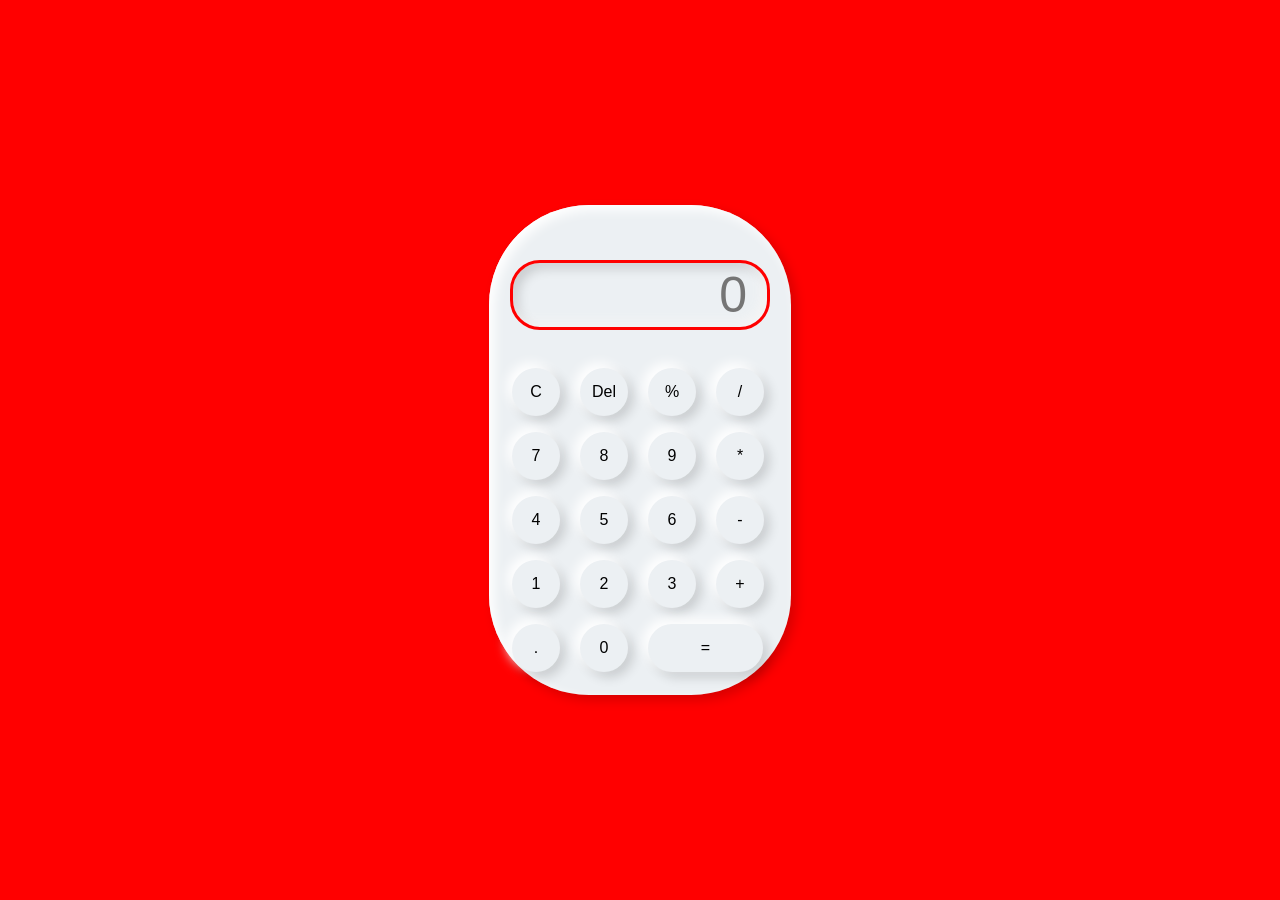
<file: OasisFrancis/Calculator/index.html>
<!DOCTYPE html>
<html lang="en">
<head>
    <meta charset="UTF-8">
    <meta name="viewport" content="width=device-width, initial-scale=1.0">
    <title>Calculator-Wizard</title>
    <link rel="stylesheet" href="./style.css">
    <link rel="icon" type="image/x-icon" href="./favicon_io/favicon.ico">
</head>
<body>
    <div class="container">
        <div class="calculator">
            <input type="text" placeholder="0" id="output-Screen">
            <button onclick="Clear()" >C</button>
            <button onclick="del()">Del</button>
            <button onclick="display('%')">%</button>
            <button onclick="display('/')">/</button>
            <button onclick="display('7')">7</button>
            <button onclick="display('8')">8</button>
            <button onclick="display('9')">9</button>
            <button onclick="display('*')">*</button>
            <button onclick="display('4')">4</button>
            <button onclick="display('5')">5</button>
            <button onclick="display('6')">6</button>
            <button onclick="display('-')">-</button>
            <button onclick="display('1')">1</button>
            <button onclick="display('2')">2</button>
            <button onclick="display('3')">3</button>
            <button onclick="display('+')">+</button>
            <button onclick="display('.')">.</button>
            <button onclick="display('0')">0</button>
            <button onclick="Calculate()" class="equal">=</button>
        </div>
    </div>
    <script src="./script.js"></script>
</body>
</html>
</file>
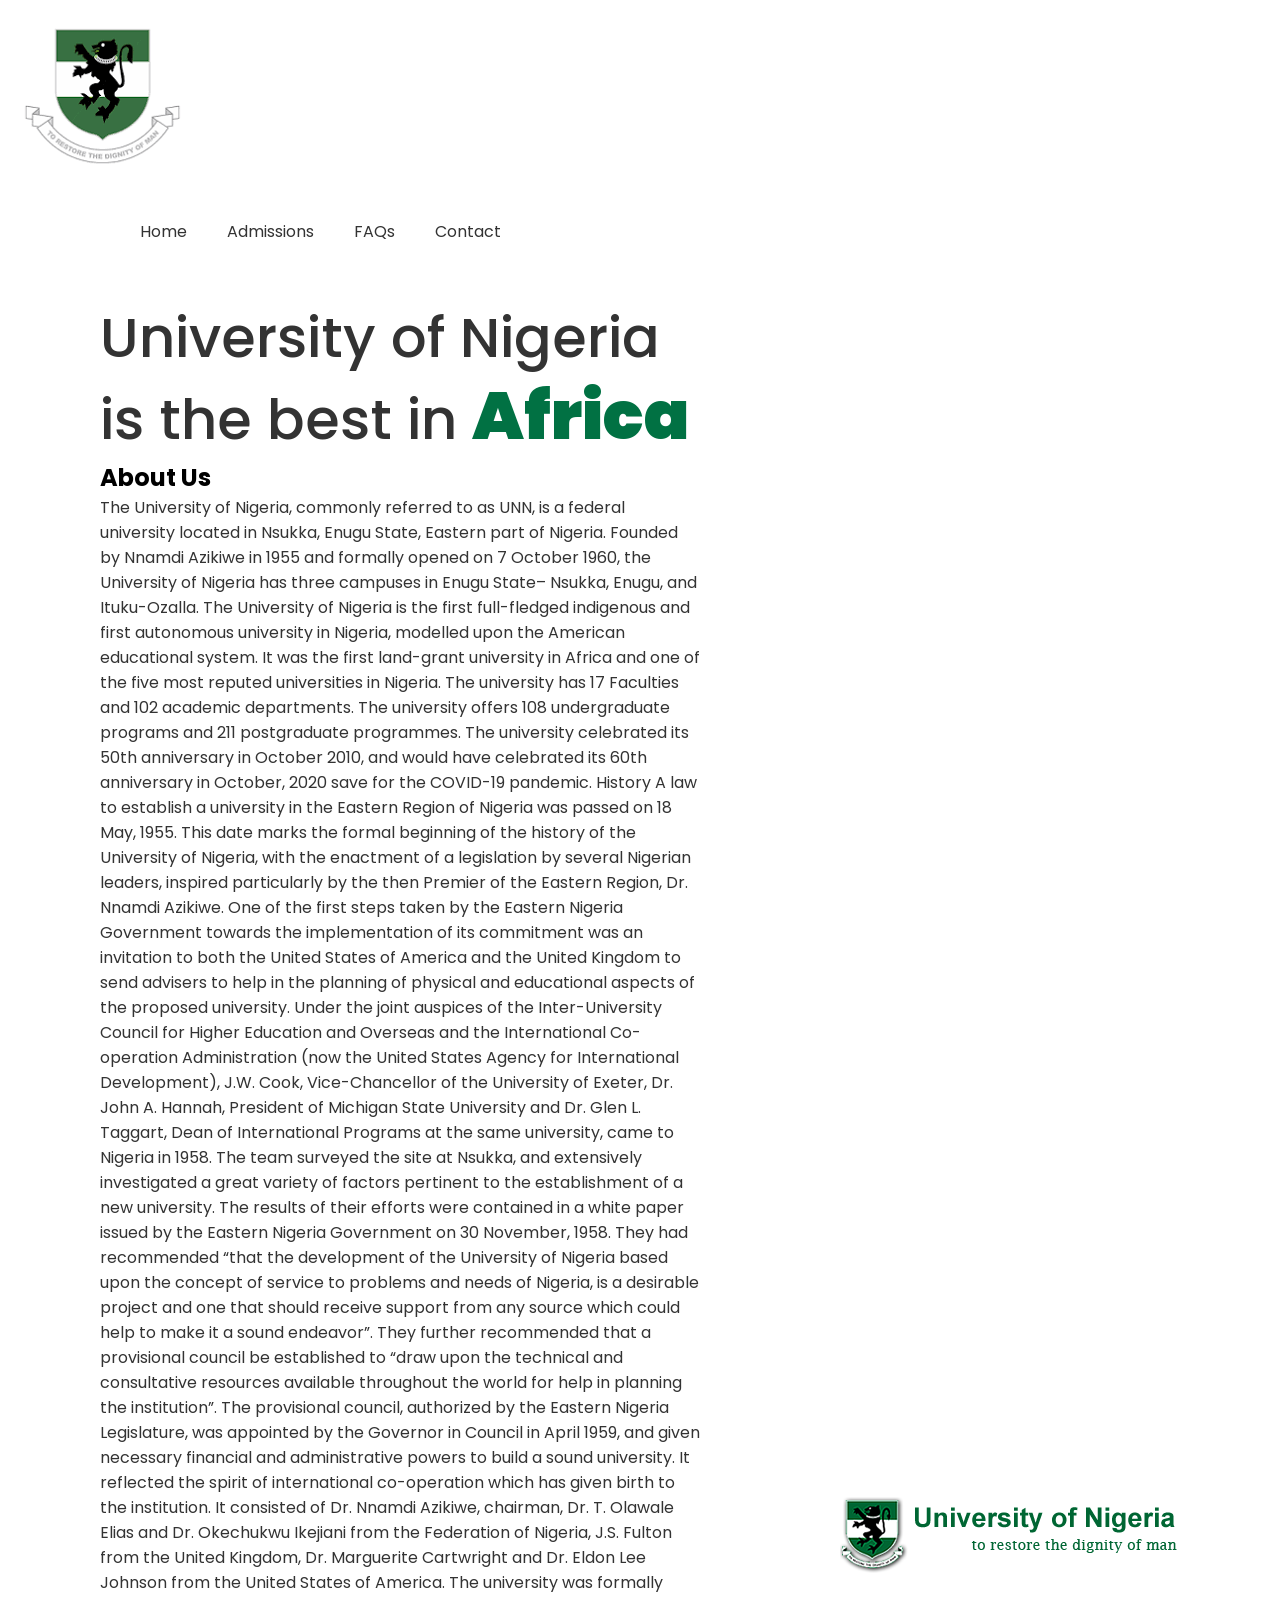
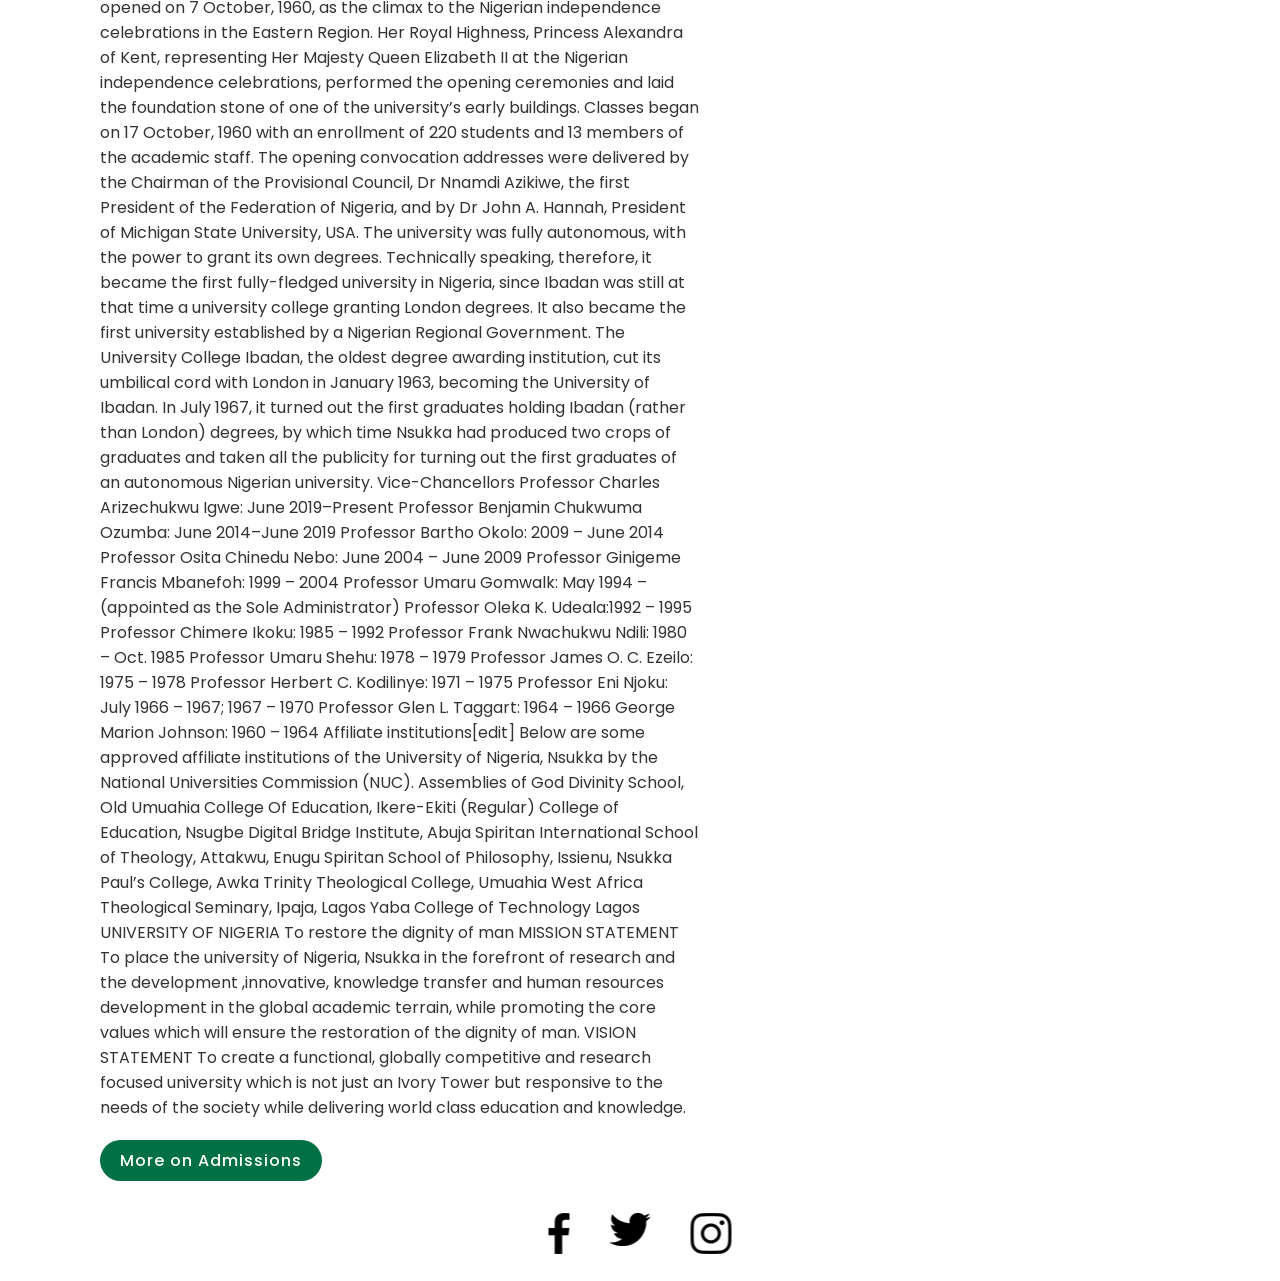
<file: OasisFrancis/UNN Admission Landing Page/index.html>
<!DOCTYPE html>
<html lang="en">
<head>
    <meta charset="UTF-8">
    <meta name="viewport" content="width=device-width, initial-scale=1.0">
    <title>University of Nigeria Admissions</title>
    <link rel="stylesheet" href="style.css">
    <img src="./assets/img2.png" alt="">
    
</head>
<body>
    <section>
        <div class="circle"></div>
        <header>
            <ul>
                <li><a href="www.unn.edu.ng">Home</a></li>
                <li><a href="https://www.unn.edu.ng/academics/admission-2/#">Admissions</a></li>
                <li><a href="https://www.unn.edu.ng/unn-how-to-do-2/">FAQs</a></li>
                <li><a href="https://www.unn.edu.ng/contact-us/">Contact</a></li>
            </ul>
        </header>
        <div class="content">
            <div class="textBox">
                <h2>University of Nigeria is the best in <span>Africa</span></h2>
                <h1>About Us</h1>
                <p>
                    The University of Nigeria, commonly referred to as UNN, is a federal university located in Nsukka, Enugu State, Eastern part of Nigeria. Founded by Nnamdi Azikiwe in 1955 and formally opened on 7 October 1960, the University of Nigeria has three campuses in Enugu State– Nsukka, Enugu, and Ituku-Ozalla.
                    
                    The University of Nigeria is the first full-fledged indigenous and first autonomous university in Nigeria, modelled upon the American educational system. It was the first land-grant university in Africa and one of the five most reputed universities in Nigeria. The university has 17 Faculties and 102 academic departments. The university offers 108 undergraduate programs and 211 postgraduate programmes.
                    
                    The university celebrated its 50th anniversary in October 2010, and would have celebrated its 60th anniversary in October, 2020 save for the COVID-19 pandemic.
                    
                    History
                    
                    A law to establish a university in the Eastern Region of Nigeria was passed on 18 May, 1955. This date marks the formal beginning of the history of the University of Nigeria, with the enactment of a legislation by several Nigerian leaders, inspired particularly by the then Premier of the Eastern Region, Dr. Nnamdi Azikiwe.
                    
                    One of the first steps taken by the Eastern Nigeria Government towards the implementation of its commitment was an invitation to both the United States of America and the United Kingdom to send advisers to help in the planning of physical and educational aspects of the proposed university.
                    
                    Under the joint auspices of the Inter-University Council for Higher Education and Overseas and the International Co-operation Administration (now the United States Agency for International Development), J.W. Cook, Vice-Chancellor of the University of Exeter, Dr. John A. Hannah, President of Michigan State University and Dr. Glen L. Taggart, Dean of International Programs at the same university, came to Nigeria in 1958. The team surveyed the site at Nsukka, and extensively investigated a great variety of factors pertinent to the establishment of a new university.
                    
                    The results of their efforts were contained in a white paper issued by the Eastern Nigeria Government on 30 November, 1958. They had recommended “that the development of the University of Nigeria based upon the concept of service to problems and needs of Nigeria, is a desirable project and one that should receive support from any source which could help to make it a sound endeavor”.
                    
                    They further recommended that a provisional council be established to “draw upon the technical and consultative resources available throughout the world for help in planning the institution”.
                    
                    The provisional council, authorized by the Eastern Nigeria Legislature, was appointed by the Governor in Council in April 1959, and given necessary financial and administrative powers to build a sound university. It reflected the spirit of international co-operation which has given birth to the institution. It consisted of Dr. Nnamdi Azikiwe, chairman, Dr. T. Olawale Elias and Dr. Okechukwu Ikejiani from the Federation of Nigeria, J.S. Fulton from the United Kingdom, Dr. Marguerite Cartwright and Dr. Eldon Lee Johnson from the United States of America.
                    
                    The university was formally opened on 7 October, 1960, as the climax to the Nigerian independence celebrations in the Eastern Region. Her Royal Highness, Princess Alexandra of Kent, representing Her Majesty Queen Elizabeth II at the Nigerian independence celebrations, performed the opening ceremonies and laid the foundation stone of one of the university’s early buildings.
                    
                    Classes began on 17 October, 1960 with an enrollment of 220 students and 13 members of the academic staff. The opening convocation addresses were delivered by the Chairman of the Provisional Council, Dr Nnamdi Azikiwe, the first President of the Federation of Nigeria, and by Dr John A. Hannah, President of Michigan State University, USA.
                    
                    The university was fully autonomous, with the power to grant its own degrees. Technically speaking, therefore, it became the first fully-fledged university in Nigeria, since Ibadan was still at that time a university college granting London degrees. It also became the first university established by a Nigerian Regional Government. The University College Ibadan, the oldest degree awarding institution, cut its umbilical cord with London in January 1963, becoming the University of Ibadan. In July 1967, it turned out the first graduates holding Ibadan (rather than London) degrees, by which time Nsukka had produced two crops of graduates and taken all the publicity for turning out the first graduates of an autonomous Nigerian university.
                    
                     
                    
                     
                    
                     
                    
                     
                    
                    Vice-Chancellors
                    
                    Professor Charles Arizechukwu Igwe: June 2019–Present
                    Professor Benjamin Chukwuma Ozumba: June 2014–June 2019
                    Professor Bartho Okolo: 2009 – June 2014
                    Professor Osita Chinedu Nebo: June 2004 – June 2009
                    Professor Ginigeme Francis Mbanefoh: 1999 – 2004
                    Professor Umaru Gomwalk: May 1994 – (appointed as the Sole Administrator)
                    Professor Oleka K. Udeala:1992 – 1995
                    Professor Chimere Ikoku: 1985 – 1992
                    Professor Frank Nwachukwu Ndili: 1980 – Oct. 1985
                    Professor Umaru Shehu: 1978 – 1979
                    Professor James O. C. Ezeilo: 1975 – 1978
                    Professor Herbert C. Kodilinye: 1971 – 1975
                    Professor Eni Njoku: July 1966 – 1967; 1967 – 1970
                    Professor Glen L. Taggart: 1964 – 1966
                    George Marion Johnson: 1960 – 1964
                    Affiliate institutions[edit]
                    
                    Below are some approved affiliate institutions of the University of Nigeria, Nsukka by the National Universities Commission (NUC).
                    
                    Assemblies of God Divinity School, Old Umuahia
                    College Of Education, Ikere-Ekiti (Regular)
                    College of Education, Nsugbe
                    Digital Bridge Institute, Abuja
                    Spiritan International School of Theology, Attakwu, Enugu
                    Spiritan School of Philosophy, Issienu, Nsukka
                    Paul’s College, Awka
                    Trinity Theological College, Umuahia
                    West Africa Theological Seminary, Ipaja, Lagos
                    Yaba College of Technology Lagos
                     
                    
                    UNIVERSITY OF NIGERIA
                    
                    To restore the dignity of man
                    
                     
                    
                    MISSION STATEMENT
                    
                    To place the university of Nigeria, Nsukka in the forefront of research and the development ,innovative, knowledge transfer and human resources development in the global academic terrain, while promoting the core values which will ensure the restoration of the  dignity of man.
                    
                    VISION STATEMENT
                    
                    To create a functional, globally competitive and research focused university which is not just an Ivory Tower but responsive to the needs of the society while delivering world class education and knowledge.</p>
                <a href="https://www.unn.edu.ng/mission-vision-statement/">More on Admissions</a>
            </div>
        </div>
        <div class="imgBox">
            <img src="./assets/unn.png" class="UNN">
        </div>
        <ul class="thumb">
            <li><img src="./assets/facebook.png" onclick="imgSlider('./assets/img1.png')"></li>
            <li><img src="./assets/twitter.png" onclick="imgSlider('./assets/img2.png')"></li>
            <li><img src="./assets/instagram.png" onclick="imgSlider('./assets/img3.png')"></li>
        </ul>
        <ul class="sci">
            
        </ul>
    </section>
    <script src="./script.js"></script>
</body>
</html>
</file>
<file: OasisFrancis/Calculator/style.css>
*{
    margin: 0;
    padding: 0;
    box-sizing: border-box;
    background-color: red;
    font-family: sans-serif;
    outline: none;

}

.container{
    height: 100vh;
    display: flex;
    justify-content: center;
    align-items: center;

}

.calculator{
   background-color: #ecf0f3;
   padding: 15px;
   border-radius: 100px;
   box-shadow: inset 5px 5px 12px #ffffff, 5px 5px 12px rgba(0, 0, 0,.16);
   display: grid;
   grid-template-columns: repeat(4, 68px);
}

input{
    grid-column: span 4;
    height: 70px;
    width: 260px;
    background-color: #ecf0f3;
    box-shadow: inset -5px -5px 12px whitesmoke,
    inset 5px 5px 12px rgba(0, 0, 0,.16);
    border:solid red;
    border-radius:30px;
    color: rgb(70, 70, 70);
    font-size: 50px;
    text-align: end;
    margin: auto;
    margin-top: 40px;
    margin-bottom: 30px;
    padding: 20px;
}

button{
    height: 48px;
    width: 48px;
    background-color: #ecf0f3;
    box-shadow: -5px -5px 12px #ffffff,
                    5px 5px 12px rgba(0, 0, 0,.16);
    border: none;
    border-radius: 50%;
    margin: 8px;
    font-size: 16px;
}

.equal{
    width: 115px;
    border-radius: 40px;
    background-color: #ecf0f3;
    box-shadow: -5px -5px 12px #ffffff,
    5px 5px 12px rgba(0, 0, 0,.16);;
}
</file>
<file: OasisFrancis/UNN Admission Landing Page/style.css>
@import url('https://fonts.googleapis.com/css2?family=Poppins:ital,wght@0,100;0,200;0,300;0,400;0,500;0,600;0,700;0,800;0,900;1,100;1,200;1,300;1,400;1,500;1,600;1,700;1,800;1,900&display=swap');


*{
    margin : 0;
    padding: 0;
    box-sizing: border-box;
    font-family: 'Poppins', sans-serif;

}

section{
    position: relative;
    width: 100%;
    min-height: 100vh;
    padding: 100px;
    display: flex;
    justify-content: space-between;
    align-items: center;
    background: #fff;
}

header {
    position: absolute;
    top: 0;
    left: 0;
    width: 100%;
    padding: 20px 100px;
    display: flex;
    justify-content: space-between;
    align-items: center;
    background-color: transparent;
}

header .logo {
    position: relative;
    max-width: 80px;
}

header ul{
    position: relative;
    display: flex;

}

header ul li{
    list-style: none;
}

header ul li a{
    display: inline-block;
    color: #333;
    font-weight: 400;
    margin-left: 40px;
    text-decoration: none;
}

.content{
    position: relative;
    width: 100%;
    display: flex;
    justify-content: space-between;
    align-items: center;
}

.content .textBox{
    position: relative;
    max-width: 600px;
}

.content .textBox h2{
    color: #333;
    font-size: 3.5em;
    line-height: 1.4em;
    font-weight: 500;
}

.content .textBox h2 span{
    color: #017143;
    font-size: 1.2em;
    font-weight: 900;
}

.content .textBox p{
    color: #333;
}

.content .textBox a{
    display: inline-block;
    margin-top: 20px;
    padding: 8px 20px;
    background: #017143;
    color: #fff;
    border-radius: 40px;
    font-weight: 500;
    letter-spacing: 1px;
    text-decoration: none;
    transition: color 0.3s ease;
}

.content .textBox a:hover{
    color: yellow;
    text-decoration: wavy;
    transform: scale(1.05);
}

.content .imgBox{
    width: 600px;
    display: flex; 
    justify-content: flex-end;
    padding-right: 50px;
    margin-top: 50px;
}

.content .imgBox img {
    max-width: 340px;
}


.thumb{
    position: absolute;
    left: 50%;
    bottom: 20px;
    transform: translateX(-50%);
    display: flex;
}

.thumb li{
    list-style: none;
    display: inline-block;
    margin: 0 20px;
    cursor: pointer;
    transition: 0.5s;
}

.thumb li:hover{
    transform: translateY(-15px);
}

.thumb li img{
    max-width: 60px;
}


.sci{
    position: absolute;
    top: 50%;
    right: 30px;
    transform: translateY(-50%);
    display: flex;
    justify-content: center;
    align-items: center;
    flex-direction: column;
}

.sci li{
    list-style: none;
}

.sci li a {
    display: inline-block;
    margin: 5px 0;
    transform: scale(0.6);
}

.circle{
    position: absolute;
    top: 0;
    left: 0;
    width: 100%;
    height: 100%;
}
</file>
